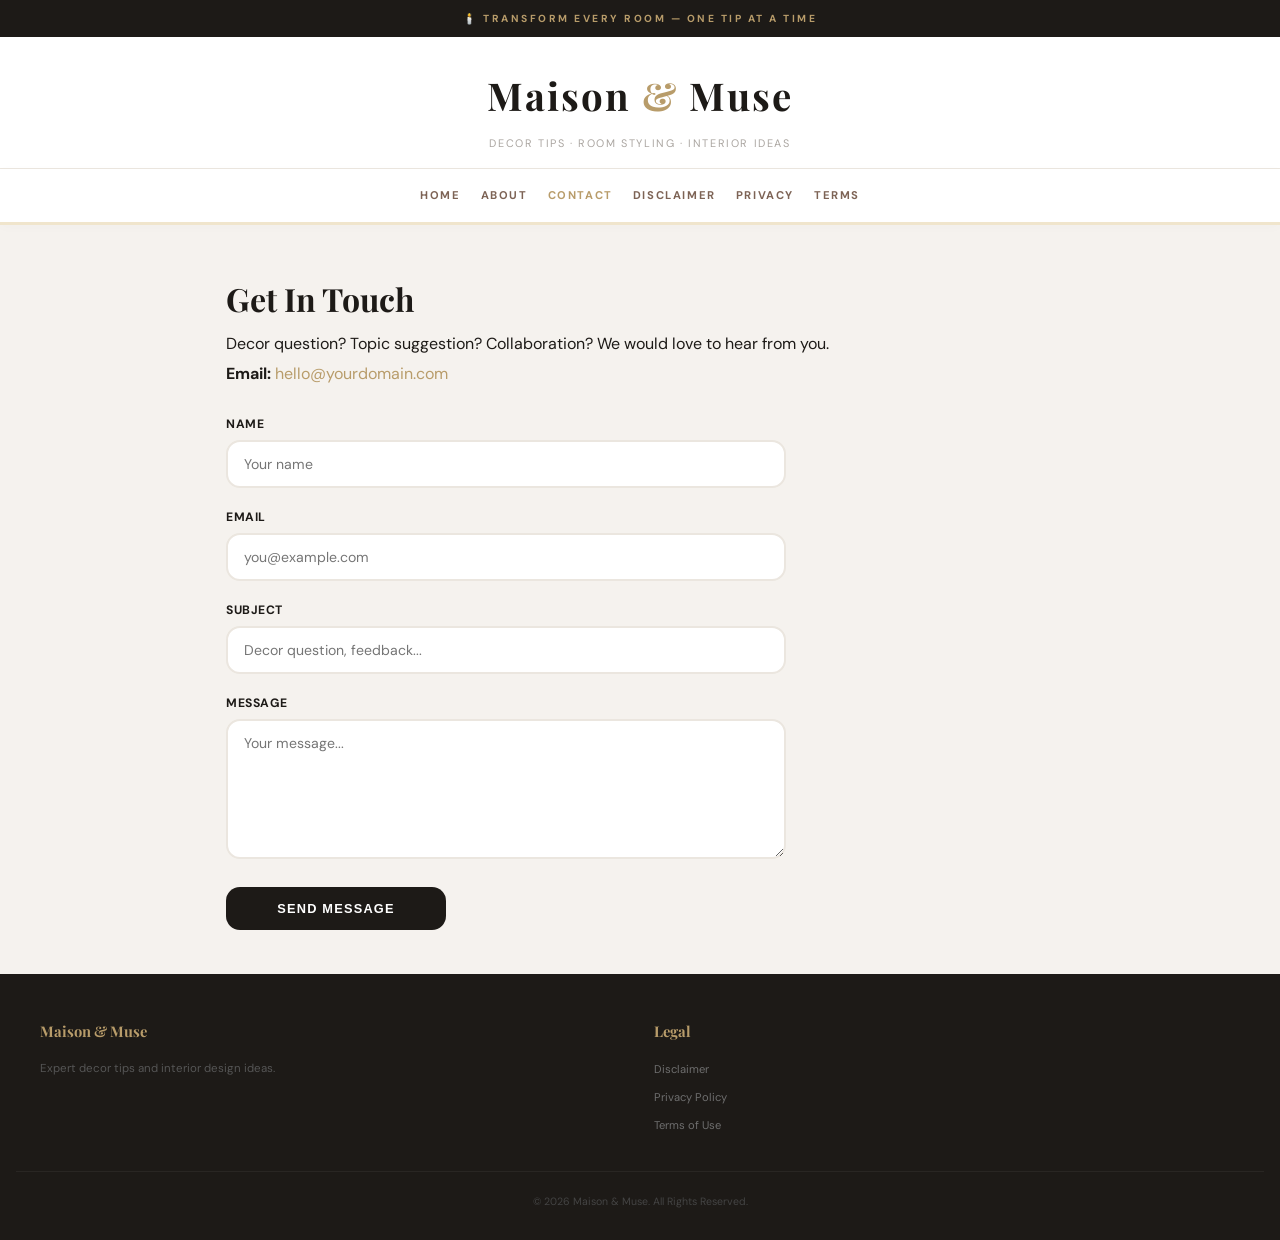
<file: public/contact.html>
<!DOCTYPE html>
<html lang="en">
<head><meta charset="UTF-8"/><meta name="viewport" content="width=device-width,initial-scale=1.0,maximum-scale=5.0"/><meta http-equiv="X-UA-Compatible" content="IE=edge"/><title>Contact — Maison &amp; Muse</title><meta name="description" content="Contact Maison & Muse for decor questions, article ideas, or collaboration."/><meta name="robots" content="index,follow"/><link rel="preconnect" href="https://fonts.googleapis.com"/><link rel="preconnect" href="https://fonts.gstatic.com" crossorigin/><link href="https://fonts.googleapis.com/css2?family=DM+Sans:wght@400;500;700;800&family=Playfair+Display:wght@400;700;900&display=swap" rel="stylesheet"/><link rel="stylesheet" href="style.css"/></head>
<body>
<div class="top">🕯️ Transform every room — One tip at a time</div><header class="hdr"><div class="logo">Maison <em>&amp;</em> Muse</div><div class="tag">Decor Tips · Room Styling · Interior Ideas</div></header><nav class="nav" role="navigation" aria-label="Main navigation"><a href="index.html">Home</a><a href="about.html">About</a><a href="contact.html" class="on">Contact</a><a href="disclaimer.html">Disclaimer</a><a href="privacy-policy.html">Privacy</a><a href="terms.html">Terms</a></nav>
<main class="slim" role="main">
  <h1 style="font-family:var(--heading);color:var(--ink)">Get In Touch</h1>
  <p>Decor question? Topic suggestion? Collaboration? We would love to hear from you.</p>
  <p><strong>Email:</strong> <a href="mailto:hello@yourdomain.com">hello@yourdomain.com</a></p>
  <div class="cf" style="margin-top:24px">
    <form action="#" method="POST">
      <label for="n">Name</label><input type="text" id="n" name="name" placeholder="Your name" required/>
      <label for="e">Email</label><input type="email" id="e" name="email" placeholder="you@example.com" required/>
      <label for="s">Subject</label><input type="text" id="s" name="subject" placeholder="Decor question, feedback..." required/>
      <label for="m">Message</label><textarea id="m" name="message" placeholder="Your message..." required></textarea>
      <button type="submit">Send Message</button>
    </form>
  </div>
</main>
<footer class="ftr" role="contentinfo"><div class="ftr-g"><div class="ftr-c"><h4>Maison &amp; Muse</h4><p>Expert decor tips and interior design ideas.</p></div><div class="ftr-c"><h4>Legal</h4><a href="disclaimer.html">Disclaimer</a><a href="privacy-policy.html">Privacy Policy</a><a href="terms.html">Terms of Use</a></div></div><div class="ftr-b">&copy; 2026 Maison &amp; Muse. All Rights Reserved.</div></footer>
</body>
</html>
</file>
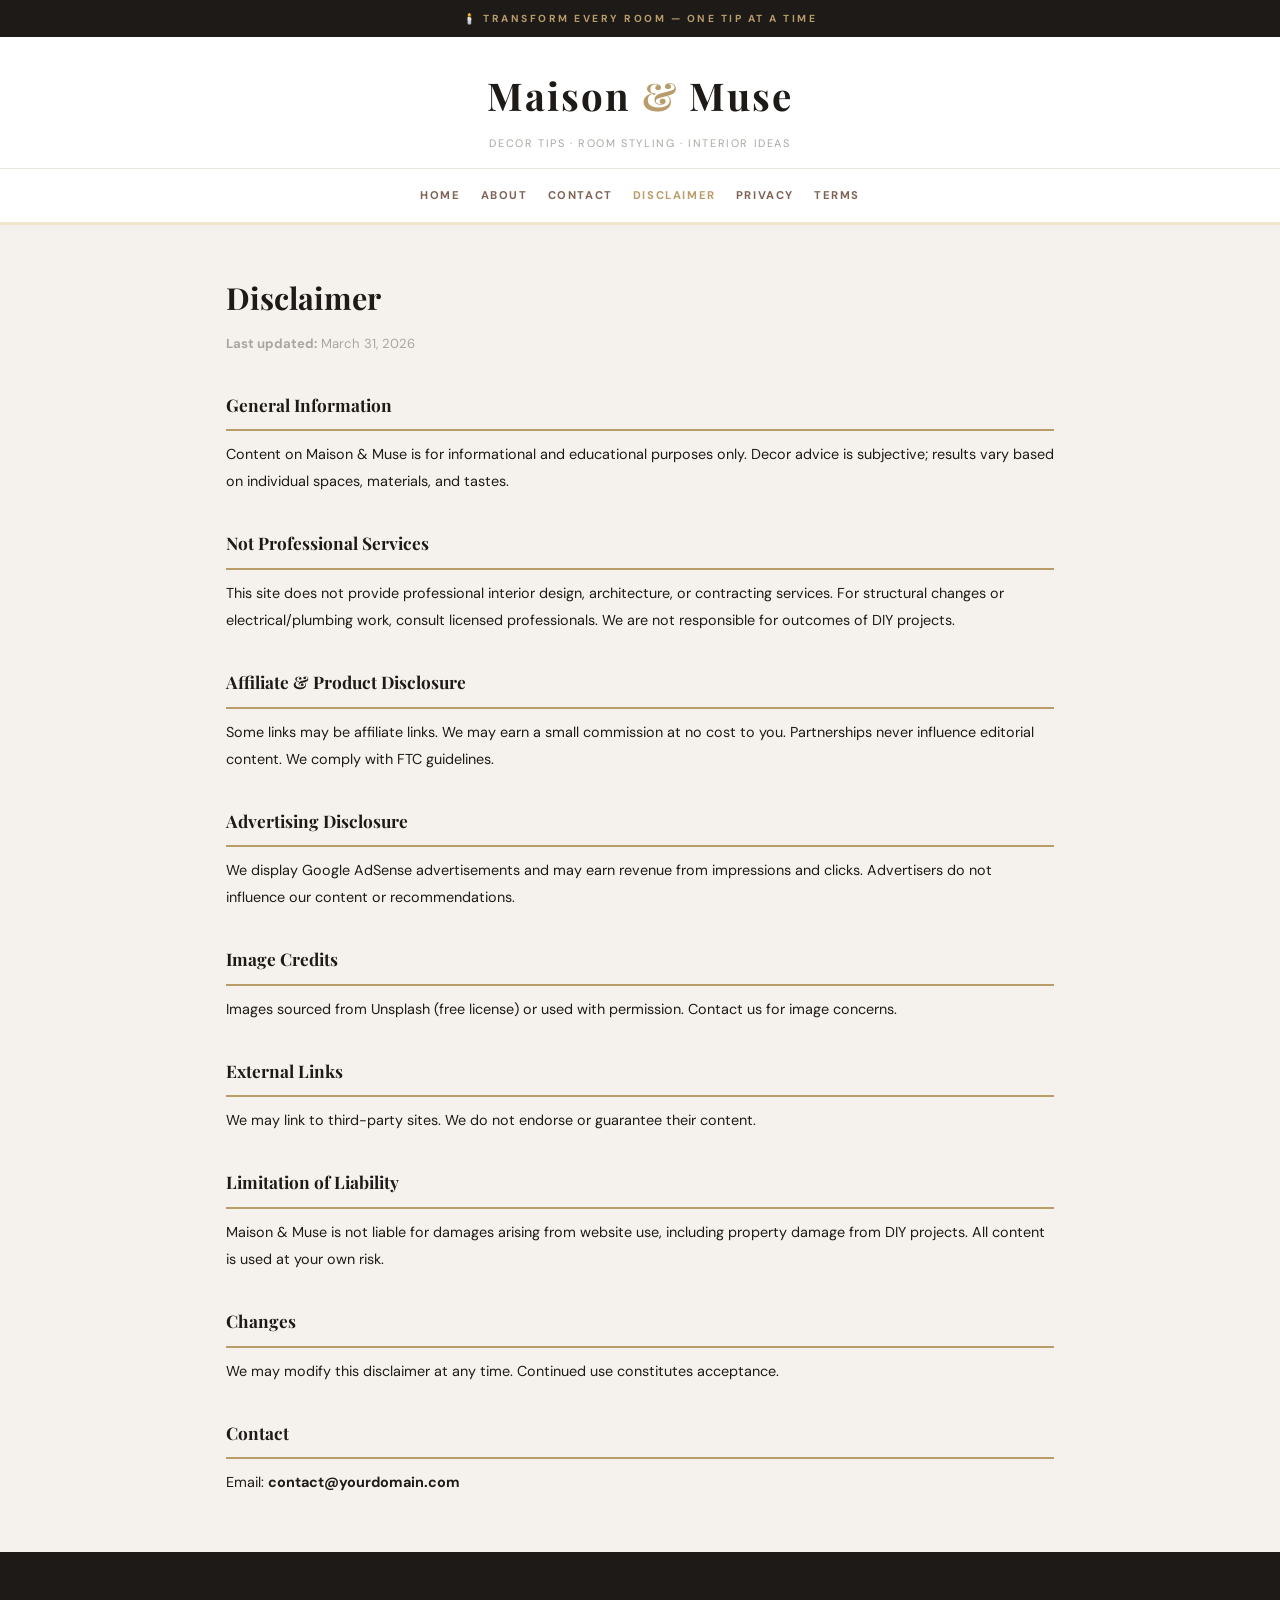
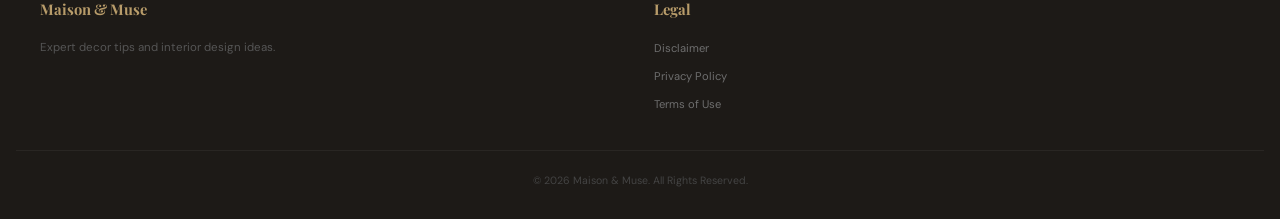
<file: public/disclaimer.html>
<!DOCTYPE html>
<html lang="en">
<head><meta charset="UTF-8"/><meta name="viewport" content="width=device-width,initial-scale=1.0,maximum-scale=5.0"/><meta http-equiv="X-UA-Compatible" content="IE=edge"/><title>Disclaimer — Maison &amp; Muse</title><meta name="description" content="Disclaimer for Maison & Muse decor tips website."/><meta name="robots" content="noindex,follow"/><link rel="preconnect" href="https://fonts.googleapis.com"/><link rel="preconnect" href="https://fonts.gstatic.com" crossorigin/><link href="https://fonts.googleapis.com/css2?family=DM+Sans:wght@400;500;700;800&family=Playfair+Display:wght@400;700;900&display=swap" rel="stylesheet"/><link rel="stylesheet" href="style.css"/></head>
<body>
<div class="top">🕯️ Transform every room — One tip at a time</div><header class="hdr"><div class="logo">Maison <em>&amp;</em> Muse</div><div class="tag">Decor Tips · Room Styling · Interior Ideas</div></header><nav class="nav" role="navigation" aria-label="Main navigation"><a href="index.html">Home</a><a href="about.html">About</a><a href="contact.html">Contact</a><a href="disclaimer.html" class="on">Disclaimer</a><a href="privacy-policy.html">Privacy</a><a href="terms.html">Terms</a></nav>
<main class="slim legal" role="main">
  <h1>Disclaimer</h1>
  <p class="upd"><strong>Last updated:</strong> March 31, 2026</p>
  <h2>General Information</h2><p>Content on Maison &amp; Muse is for informational and educational purposes only. Decor advice is subjective; results vary based on individual spaces, materials, and tastes.</p>
  <h2>Not Professional Services</h2><p>This site does not provide professional interior design, architecture, or contracting services. For structural changes or electrical/plumbing work, consult licensed professionals. We are not responsible for outcomes of DIY projects.</p>
  <h2>Affiliate &amp; Product Disclosure</h2><p>Some links may be affiliate links. We may earn a small commission at no cost to you. Partnerships never influence editorial content. We comply with FTC guidelines.</p>
  <h2>Advertising Disclosure</h2><p>We display Google AdSense advertisements and may earn revenue from impressions and clicks. Advertisers do not influence our content or recommendations.</p>
  <h2>Image Credits</h2><p>Images sourced from Unsplash (free license) or used with permission. Contact us for image concerns.</p>
  <h2>External Links</h2><p>We may link to third-party sites. We do not endorse or guarantee their content.</p>
  <h2>Limitation of Liability</h2><p>Maison &amp; Muse is not liable for damages arising from website use, including property damage from DIY projects. All content is used at your own risk.</p>
  <h2>Changes</h2><p>We may modify this disclaimer at any time. Continued use constitutes acceptance.</p>
  <h2>Contact</h2><p>Email: <strong>contact@yourdomain.com</strong></p>
</main>
<footer class="ftr" role="contentinfo"><div class="ftr-g"><div class="ftr-c"><h4>Maison &amp; Muse</h4><p>Expert decor tips and interior design ideas.</p></div><div class="ftr-c"><h4>Legal</h4><a href="disclaimer.html">Disclaimer</a><a href="privacy-policy.html">Privacy Policy</a><a href="terms.html">Terms of Use</a></div></div><div class="ftr-b">&copy; 2026 Maison &amp; Muse. All Rights Reserved.</div></footer>
</body>
</html>
</file>
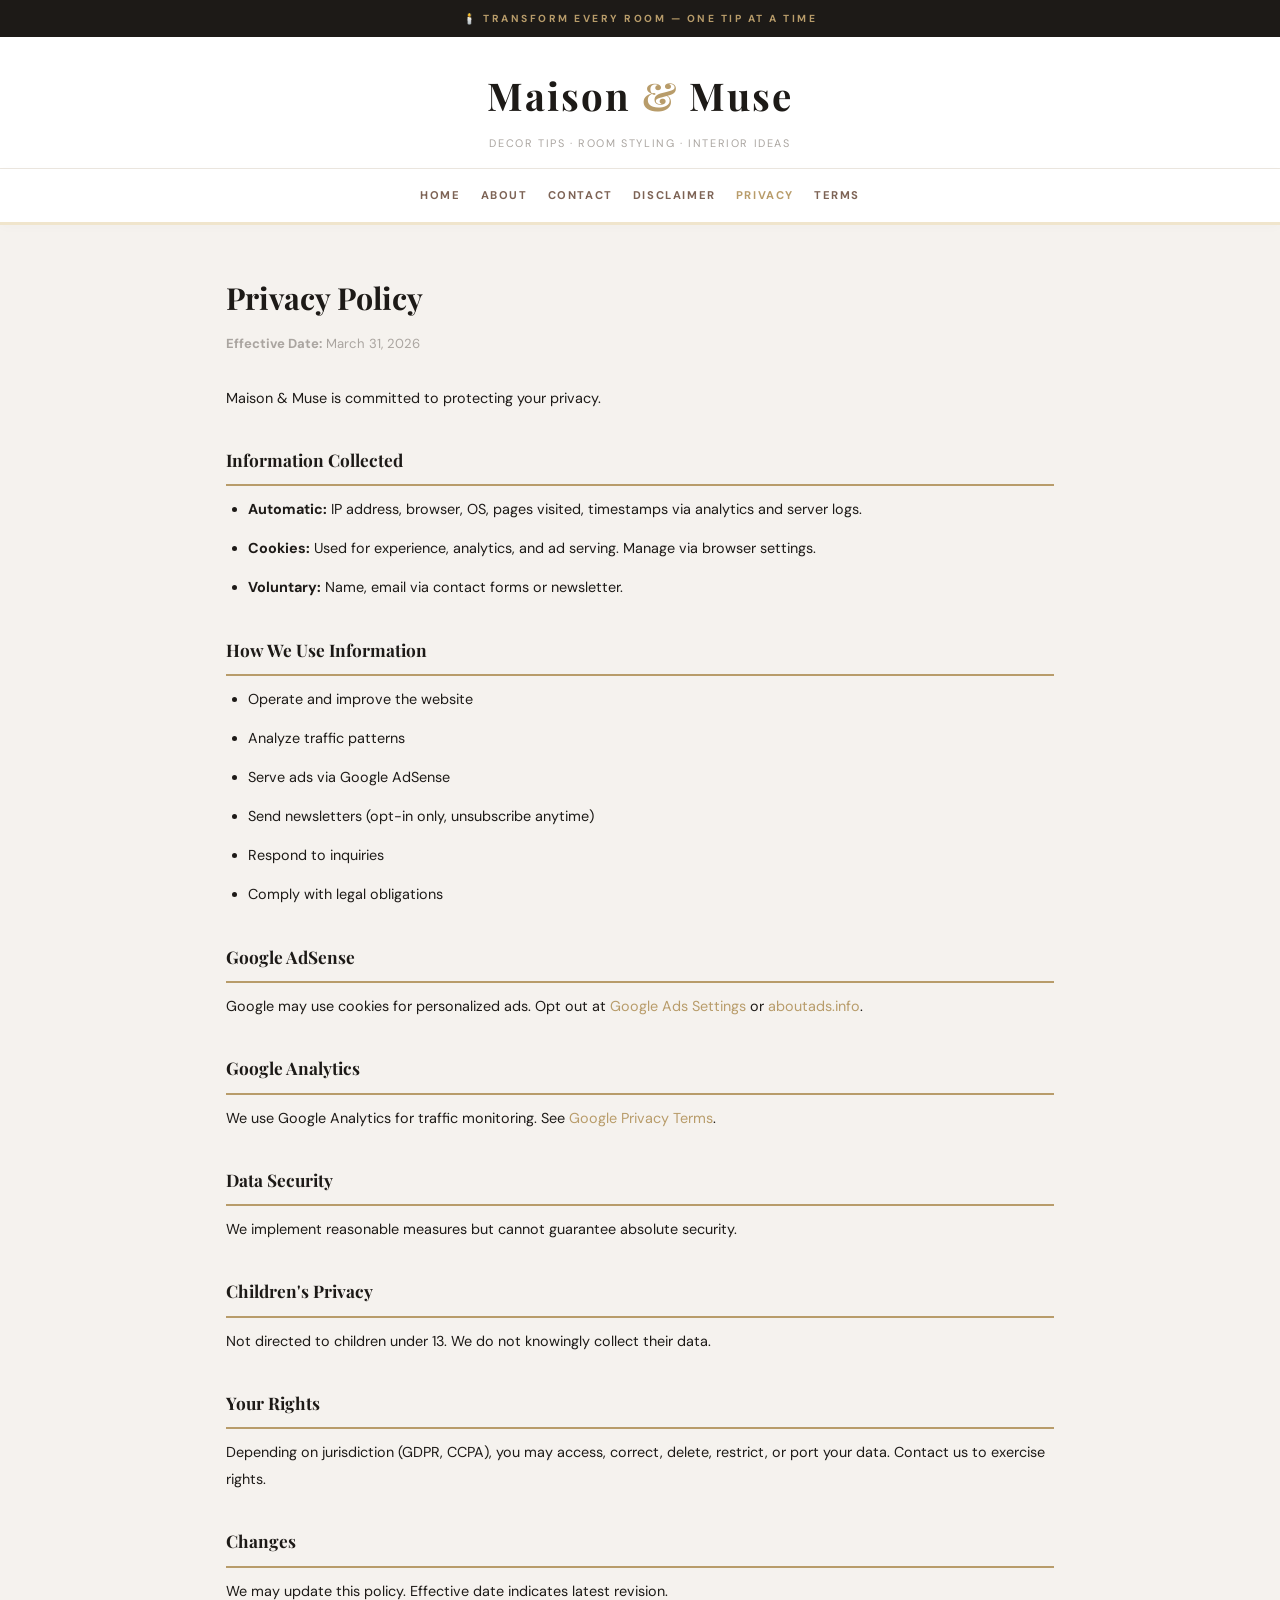
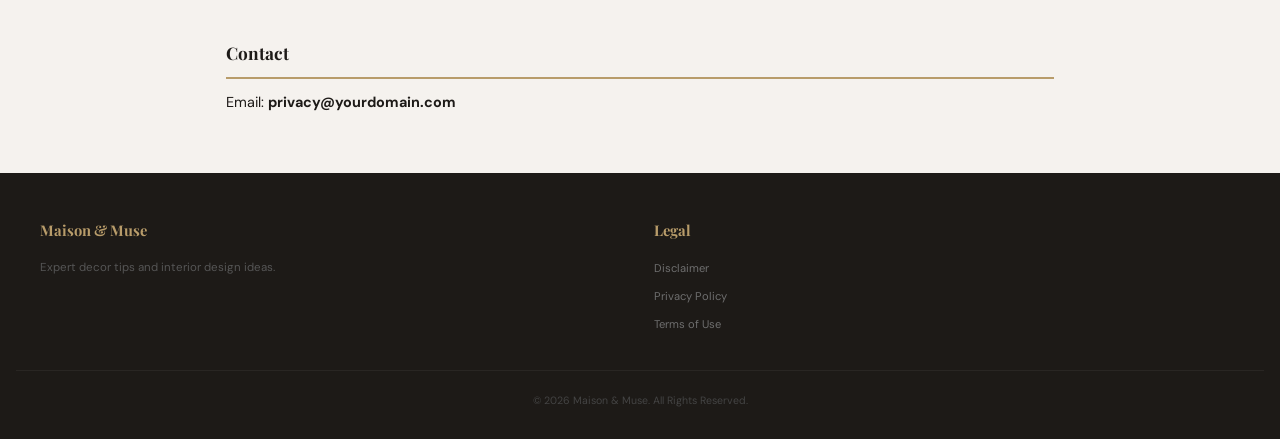
<file: public/privacy-policy.html>
<!DOCTYPE html>
<html lang="en">
<head><meta charset="UTF-8"/><meta name="viewport" content="width=device-width,initial-scale=1.0,maximum-scale=5.0"/><meta http-equiv="X-UA-Compatible" content="IE=edge"/><title>Privacy Policy — Maison &amp; Muse</title><meta name="description" content="Privacy Policy for Maison & Muse. How we collect, use, and protect your information."/><meta name="robots" content="noindex,follow"/><link rel="preconnect" href="https://fonts.googleapis.com"/><link rel="preconnect" href="https://fonts.gstatic.com" crossorigin/><link href="https://fonts.googleapis.com/css2?family=DM+Sans:wght@400;500;700;800&family=Playfair+Display:wght@400;700;900&display=swap" rel="stylesheet"/><link rel="stylesheet" href="style.css"/></head>
<body>
<div class="top">🕯️ Transform every room — One tip at a time</div><header class="hdr"><div class="logo">Maison <em>&amp;</em> Muse</div><div class="tag">Decor Tips · Room Styling · Interior Ideas</div></header><nav class="nav" role="navigation" aria-label="Main navigation"><a href="index.html">Home</a><a href="about.html">About</a><a href="contact.html">Contact</a><a href="disclaimer.html">Disclaimer</a><a href="privacy-policy.html" class="on">Privacy</a><a href="terms.html">Terms</a></nav>
<main class="slim legal" role="main">
  <h1>Privacy Policy</h1>
  <p class="upd"><strong>Effective Date:</strong> March 31, 2026</p>
  <p>Maison &amp; Muse is committed to protecting your privacy.</p>
  <h2>Information Collected</h2>
  <ul><li><strong>Automatic:</strong> IP address, browser, OS, pages visited, timestamps via analytics and server logs.</li><li><strong>Cookies:</strong> Used for experience, analytics, and ad serving. Manage via browser settings.</li><li><strong>Voluntary:</strong> Name, email via contact forms or newsletter.</li></ul>
  <h2>How We Use Information</h2>
  <ul><li>Operate and improve the website</li><li>Analyze traffic patterns</li><li>Serve ads via Google AdSense</li><li>Send newsletters (opt-in only, unsubscribe anytime)</li><li>Respond to inquiries</li><li>Comply with legal obligations</li></ul>
  <h2>Google AdSense</h2><p>Google may use cookies for personalized ads. Opt out at <a href="https://www.google.com/settings/ads" target="_blank" rel="noopener">Google Ads Settings</a> or <a href="https://optout.aboutads.info/" target="_blank" rel="noopener">aboutads.info</a>.</p>
  <h2>Google Analytics</h2><p>We use Google Analytics for traffic monitoring. See <a href="https://policies.google.com/privacy" target="_blank" rel="noopener">Google Privacy Terms</a>.</p>
  <h2>Data Security</h2><p>We implement reasonable measures but cannot guarantee absolute security.</p>
  <h2>Children's Privacy</h2><p>Not directed to children under 13. We do not knowingly collect their data.</p>
  <h2>Your Rights</h2><p>Depending on jurisdiction (GDPR, CCPA), you may access, correct, delete, restrict, or port your data. Contact us to exercise rights.</p>
  <h2>Changes</h2><p>We may update this policy. Effective date indicates latest revision.</p>
  <h2>Contact</h2><p>Email: <strong>privacy@yourdomain.com</strong></p>
</main>
<footer class="ftr" role="contentinfo"><div class="ftr-g"><div class="ftr-c"><h4>Maison &amp; Muse</h4><p>Expert decor tips and interior design ideas.</p></div><div class="ftr-c"><h4>Legal</h4><a href="disclaimer.html">Disclaimer</a><a href="privacy-policy.html">Privacy Policy</a><a href="terms.html">Terms of Use</a></div></div><div class="ftr-b">&copy; 2026 Maison &amp; Muse. All Rights Reserved.</div></footer>
</body>
</html>
</file>
<file: public/style.css>
/* ===== RESET ===== */
*,*::before,*::after{box-sizing:border-box;margin:0;padding:0}
html{scroll-behavior:smooth;-webkit-text-size-adjust:100%;text-size-adjust:100%}

:root{
  --pearl:#f5f2ee;
  --pearl-deep:#ebe6df;
  --mocha:#5c453a;
  --mocha-lt:#7d6355;
  --mocha-soft:#a38e7f;
  --brass:#b89c6a;
  --brass-lt:#d1b888;
  --brass-glow:#f0e5cc;
  --white:#ffffff;
  --ink:#1d1a17;
  --ink-mid:#4a4540;
  --ink-soft:#7d7872;
  --ink-muted:#aaa5a0;
  --heading:'Playfair Display',Georgia,serif;
  --body:'DM Sans','Segoe UI',Helvetica,Arial,sans-serif;
  --r:14px;
  --sh:0 4px 22px rgba(0,0,0,.04);
  --sh-up:0 12px 40px rgba(0,0,0,.08);
  --tran:all .35s ease;
}

body{
  font-family:var(--body);font-size:16px;line-height:1.88;
  color:var(--ink);background:var(--pearl);
  overflow-x:hidden;-webkit-font-smoothing:antialiased;
}

a{color:var(--brass);text-decoration:none;transition:color .3s}
a:hover{color:var(--mocha)}
img{max-width:100%;height:auto;display:block}

/* ===== TOPBAR ===== */
.top{
  background:var(--ink);color:var(--brass);text-align:center;
  padding:9px 16px;font-size:.64rem;font-weight:700;
  letter-spacing:2.5px;text-transform:uppercase;word-break:break-word;
}

/* ===== HEADER ===== */
.hdr{
  background:var(--white);text-align:center;
  padding:22px 16px 14px;border-bottom:1px solid var(--pearl-deep);
}
.hdr .logo{
  font-family:var(--heading);font-size:clamp(1.5rem,4vw,2.4rem);
  font-weight:700;color:var(--ink);letter-spacing:2px;
}
.hdr .logo em{font-style:normal;color:var(--brass)}
.hdr .tag{font-size:.68rem;color:var(--ink-muted);letter-spacing:1.6px;text-transform:uppercase;margin-top:2px}

/* ===== NAV ===== */
.nav{
  background:var(--white);padding:12px 16px;text-align:center;
  position:sticky;top:0;z-index:999;
  border-bottom:3px solid var(--brass-glow);
  box-shadow:0 2px 12px rgba(0,0,0,.02);
  display:flex;flex-wrap:wrap;justify-content:center;gap:4px 16px;
}
.nav a{
  color:var(--mocha-lt);font-size:.7rem;font-weight:700;
  text-transform:uppercase;letter-spacing:1.6px;padding:4px 2px;
  white-space:nowrap;transition:var(--tran);
}
.nav a:hover,.nav a.on{color:var(--brass)}

/* ===== CONTAINERS ===== */
.wrap{max-width:1200px;margin:0 auto;padding:44px 16px}
.slim{max-width:860px;margin:0 auto;padding:44px 16px}

/* ===== HERO (Full-Bleed with Frosted Glass) ===== */
.hero{
  position:relative;min-height:70vh;display:flex;align-items:center;
  justify-content:center;text-align:center;
  background:linear-gradient(rgba(29,26,23,.5),rgba(29,26,23,.5)),
  url('https://images.unsplash.com/photo-1618219908412-a29a1bb7b86e?w=1400&q=80') center/cover no-repeat;
  color:var(--white);padding:48px 16px;
}
.hero-glass{
  background:rgba(255,255,255,.08);backdrop-filter:blur(14px);-webkit-backdrop-filter:blur(14px);
  border:1px solid rgba(255,255,255,.12);border-radius:20px;
  padding:clamp(28px,5vw,56px);max-width:680px;width:100%;
}
.hero-glass .pill{
  display:inline-block;border:1px solid var(--brass);color:var(--brass);
  padding:5px 16px;border-radius:30px;font-size:.58rem;font-weight:800;
  letter-spacing:2.5px;text-transform:uppercase;margin-bottom:16px;
}
.hero-glass h1{
  font-family:var(--heading);font-size:clamp(1.5rem,5vw,2.8rem);
  line-height:1.14;margin-bottom:14px;
}
.hero-glass p{font-size:clamp(.82rem,2.2vw,.98rem);opacity:.88;margin-bottom:26px}
.hero-glass .cta{
  display:inline-block;background:var(--brass);color:var(--ink);
  padding:13px 34px;border-radius:50px;font-weight:800;
  font-size:.74rem;text-transform:uppercase;letter-spacing:1.8px;transition:var(--tran);
}
.hero-glass .cta:hover{background:var(--brass-lt);transform:scale(1.04);text-decoration:none}

/* ===== SECTION ===== */
.sec{text-align:center;margin-bottom:40px}
.sec .over{font-size:.62rem;font-weight:800;text-transform:uppercase;letter-spacing:3px;color:var(--brass);margin-bottom:6px}
.sec h2{font-family:var(--heading);font-size:clamp(1.3rem,3.5vw,1.9rem);color:var(--ink)}
.sec p{color:var(--ink-soft);margin-top:6px;font-size:.88rem}

/* ===== AD ===== */
.ad{
  background:var(--brass-glow);border:2px dashed var(--brass-lt);text-align:center;
  padding:14px;margin:32px 0;font-size:.7rem;color:var(--ink-muted);border-radius:var(--r);
}

/* ===== GRID (Auto-Responsive) ===== */
.grid{
  display:grid;
  grid-template-columns:repeat(auto-fill,minmax(min(100%,320px),1fr));
  gap:28px;
}

/* ===== CARD ===== */
.card{
  background:var(--white);border-radius:var(--r);box-shadow:var(--sh);
  overflow:hidden;transition:var(--tran);border:1px solid rgba(0,0,0,.04);
  display:flex;flex-direction:column;
}
.card:hover{transform:translateY(-5px);box-shadow:var(--sh-up)}
.card .pic{position:relative;overflow:hidden}
.card .pic img{width:100%;height:clamp(180px,30vw,250px);object-fit:cover;transition:transform .5s}
.card:hover .pic img{transform:scale(1.04)}
.card .pic .badge{
  position:absolute;bottom:12px;left:12px;
  background:var(--ink);color:var(--brass);
  font-size:.54rem;font-weight:800;padding:4px 12px;border-radius:20px;
  text-transform:uppercase;letter-spacing:1.4px;
}
.card-bd{padding:22px;flex:1;display:flex;flex-direction:column}
.card-bd h3{font-family:var(--heading);font-size:clamp(1rem,2.5vw,1.2rem);color:var(--ink);margin-bottom:6px;line-height:1.3}
.card-bd .meta{font-size:.66rem;color:var(--ink-muted);margin-bottom:8px}
.card-bd p{font-size:.84rem;color:var(--ink-soft);margin-bottom:16px;flex:1}
.card-bd .more{
  align-self:flex-start;display:inline-block;color:var(--ink);
  font-weight:800;font-size:.66rem;text-transform:uppercase;letter-spacing:1.5px;
  border-bottom:2px solid var(--brass);padding-bottom:2px;transition:var(--tran);
}
.card-bd .more:hover{color:var(--brass)}

/* ===== FEATURES ===== */
.feats{
  display:grid;
  grid-template-columns:repeat(auto-fill,minmax(min(100%,220px),1fr));
  gap:20px;margin:44px 0 10px;
}
.feat{
  background:var(--white);padding:28px 20px;border-radius:var(--r);
  box-shadow:var(--sh);text-align:center;border-top:4px solid var(--brass);
}
.feat .ic{font-size:2.2rem;margin-bottom:10px}
.feat h4{font-family:var(--heading);color:var(--ink);font-size:.95rem;margin-bottom:5px}
.feat p{font-size:.76rem;color:var(--ink-soft);line-height:1.65}

/* ===== NEWSLETTER ===== */
.nl{
  background:var(--ink);color:var(--white);text-align:center;
  padding:clamp(32px,6vw,52px) 20px;border-radius:var(--r);margin:44px 0 0;
}
.nl h2{font-family:var(--heading);font-size:clamp(1.1rem,3vw,1.6rem);margin-bottom:8px}
.nl p{opacity:.72;margin-bottom:20px;font-size:.86rem}
.nl form{display:flex;justify-content:center;gap:10px;flex-wrap:wrap}
.nl input[type="email"]{
  padding:13px 18px;border:1px solid var(--mocha-lt);border-radius:8px;
  background:var(--mocha);color:var(--white);font-size:.86rem;
  width:100%;max-width:320px;font-family:var(--body);
}
.nl input::placeholder{color:var(--ink-muted)}
.nl button{
  padding:13px 28px;border:none;border-radius:8px;
  background:var(--brass);color:var(--ink);font-weight:800;font-size:.74rem;
  text-transform:uppercase;letter-spacing:1.4px;cursor:pointer;transition:var(--tran);white-space:nowrap;
}
.nl button:hover{background:var(--brass-lt)}

/* ===== ARTICLE PAGE ===== */
.a-hero{
  width:100%;height:clamp(200px,50vw,520px);
  object-fit:cover;border-radius:var(--r);margin-bottom:30px;box-shadow:var(--sh-up);
}
.a-pg h1{
  font-family:var(--heading);font-size:clamp(1.4rem,5vw,2.3rem);
  color:var(--ink);margin-bottom:8px;line-height:1.16;
}
.a-pg .bar{
  display:flex;flex-wrap:wrap;gap:10px 20px;font-size:.78rem;color:var(--ink-muted);
  margin-bottom:24px;padding-bottom:18px;border-bottom:2px solid var(--pearl-deep);
}
.a-pg h2{
  font-family:var(--heading);color:var(--ink);
  margin:34px 0 12px;font-size:clamp(1.05rem,3vw,1.35rem);
  padding-left:14px;border-left:4px solid var(--brass);
}
.a-pg h3{font-family:var(--heading);color:var(--mocha-lt);margin:26px 0 10px;font-size:1.05rem}
.a-pg p{margin-bottom:16px}
.a-pg ul,.a-pg ol{margin-left:24px;margin-bottom:18px}
.a-pg li{margin-bottom:9px}
.a-pg .tip{
  background:linear-gradient(135deg,var(--brass-glow),var(--pearl));
  border-left:5px solid var(--brass);
  padding:22px 24px;border-radius:var(--r);
  margin:28px 0;font-size:.88rem;line-height:1.88;
  overflow-wrap:break-word;word-break:break-word;
}
.a-pg .mid-img{
  width:100%;height:clamp(160px,35vw,320px);
  object-fit:cover;border-radius:var(--r);margin:24px 0;box-shadow:var(--sh);
}
.crumb{font-size:.68rem;color:var(--ink-muted);margin-bottom:24px}
.crumb a{color:var(--brass)}
.back{
  display:inline-block;background:var(--ink);color:var(--white);
  padding:12px 28px;border-radius:8px;font-weight:800;font-size:.72rem;
  text-transform:uppercase;letter-spacing:1.2px;transition:var(--tran);
}
.back:hover{background:var(--mocha);text-decoration:none}

/* ===== LEGAL ===== */
.legal h1{font-family:var(--heading);color:var(--ink);margin-bottom:6px;font-size:clamp(1.3rem,4vw,1.9rem)}
.legal .upd{color:var(--ink-muted);margin-bottom:28px;font-size:.82rem}
.legal h2{font-family:var(--heading);color:var(--ink);margin:32px 0 10px;font-size:1.08rem;border-bottom:2px solid var(--brass);padding-bottom:8px}
.legal p,.legal li{margin-bottom:12px;font-size:.9rem}
.legal ul{margin-left:22px}

/* ===== ABOUT ===== */
.abt{
  display:grid;
  grid-template-columns:repeat(auto-fit,minmax(min(100%,300px),1fr));
  gap:36px;align-items:center;margin-bottom:40px;
}
.abt img{border-radius:var(--r);box-shadow:var(--sh-up);width:100%;height:clamp(220px,45vw,400px);object-fit:cover}
.abt h1{font-family:var(--heading);font-size:clamp(1.3rem,4vw,2rem);color:var(--ink);margin-bottom:12px}

/* ===== CONTACT ===== */
.cf{max-width:560px}
.cf label{display:block;margin-bottom:4px;font-weight:700;font-size:.76rem;color:var(--ink);letter-spacing:.5px;text-transform:uppercase}
.cf input,.cf textarea{
  width:100%;padding:13px 16px;border:2px solid var(--pearl-deep);border-radius:var(--r);
  font-size:.88rem;font-family:var(--body);margin-bottom:18px;background:var(--white);transition:border-color .3s;
}
.cf input:focus,.cf textarea:focus{border-color:var(--brass);outline:none}
.cf textarea{min-height:140px;resize:vertical}
.cf button{
  background:var(--ink);color:var(--white);border:none;padding:14px 36px;border-radius:var(--r);
  font-weight:800;font-size:.8rem;text-transform:uppercase;letter-spacing:1.2px;cursor:pointer;transition:var(--tran);
  width:100%;max-width:220px;
}
.cf button:hover{background:var(--brass);color:var(--ink)}

/* ===== FOOTER ===== */
.ftr{background:var(--ink);color:#6e6e6e;padding:44px 16px 28px;font-size:.8rem}
.ftr-g{
  max-width:1200px;margin:0 auto;
  display:grid;grid-template-columns:repeat(auto-fit,minmax(min(100%,180px),1fr));gap:28px;
}
.ftr-c h4{font-family:var(--heading);color:var(--brass);margin-bottom:14px;font-size:.92rem}
.ftr-c p{font-size:.72rem;color:#555;line-height:1.75}
.ftr-c a{color:#6e6e6e;display:block;margin-bottom:7px;font-size:.7rem}
.ftr-c a:hover{color:var(--brass-lt)}
.ftr-b{text-align:center;margin-top:28px;padding-top:20px;border-top:1px solid rgba(255,255,255,.05);font-size:.66rem;color:#444}

/* ===== RESPONSIVE ===== */
@media(max-width:768px){
  .wrap,.slim{padding:28px 12px}
  .hdr{padding:16px 12px 10px}
  .nav{padding:10px 8px;gap:3px 10px}
  .nav a{font-size:.62rem;letter-spacing:1px}
  .hero{min-height:auto;padding:40px 12px}
  .card-bd{padding:18px}
  .ad{margin:20px 0}
}
@media(max-width:480px){
  .top{font-size:.56rem;letter-spacing:1.2px;padding:7px 8px}
  .nav a{font-size:.56rem;letter-spacing:.8px}
  .hero-glass{padding:24px 16px;border-radius:14px}
  .hero-glass .pill{display:none}
  .nl input[type="email"],.nl button{width:100%;max-width:100%}
  .back{width:100%;text-align:center}
  .cf button{width:100%;max-width:100%}
  .ftr-c{text-align:center}
}
@media(max-width:360px){
  .hdr .logo{font-size:1.2rem}
  .nav a{font-size:.5rem;letter-spacing:.5px}
}
</file>
